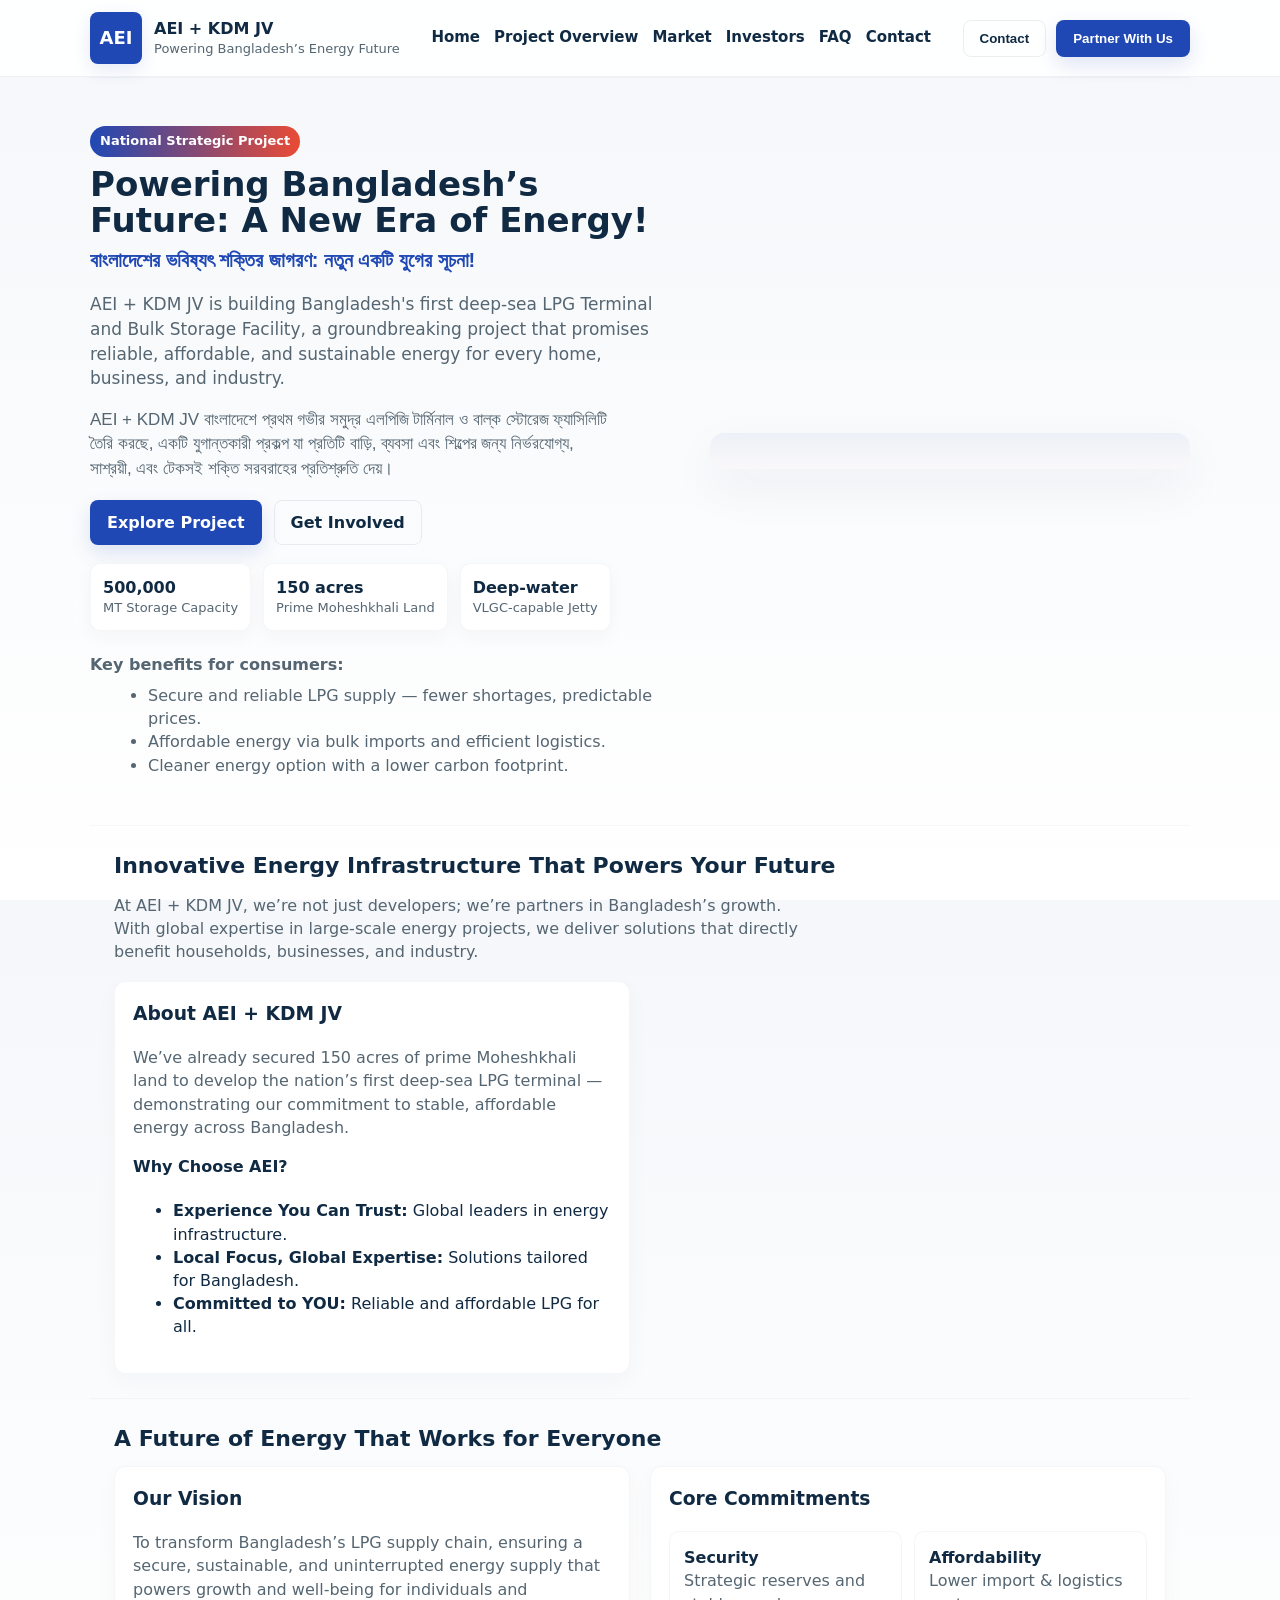
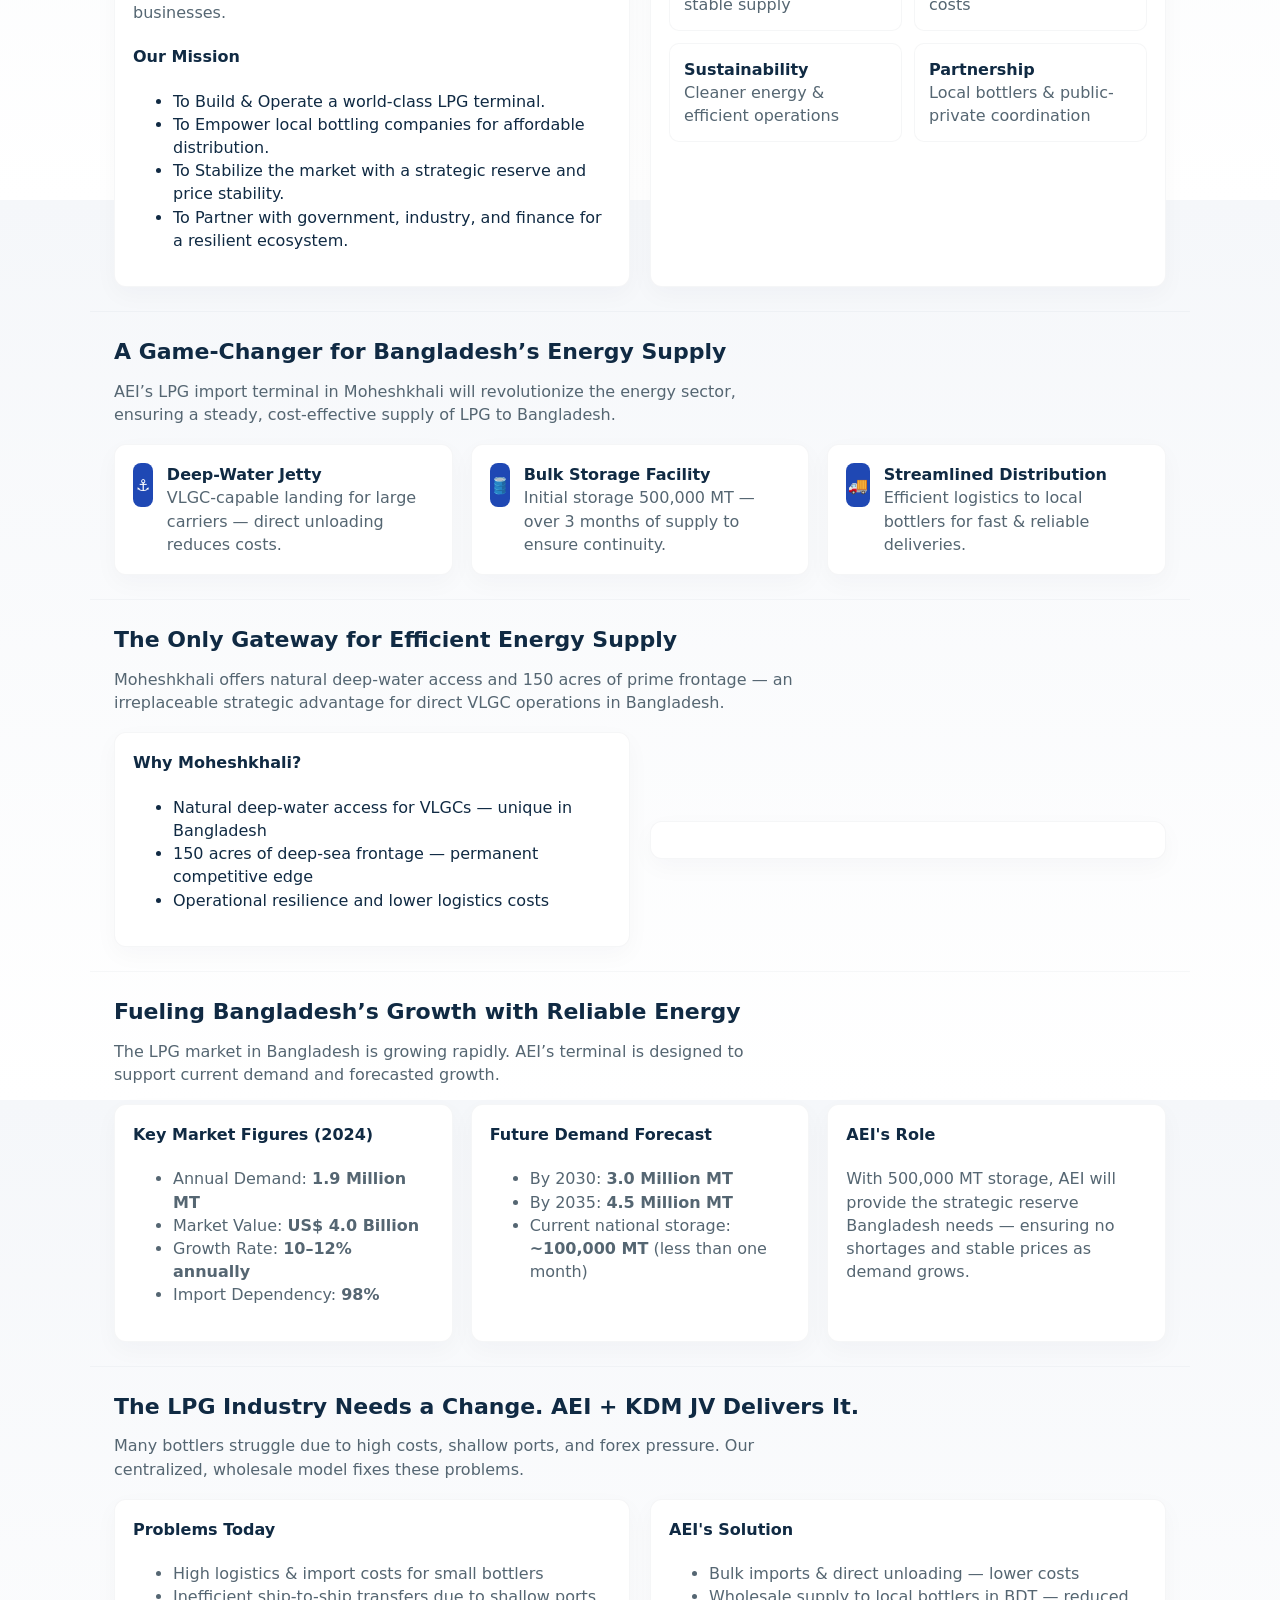
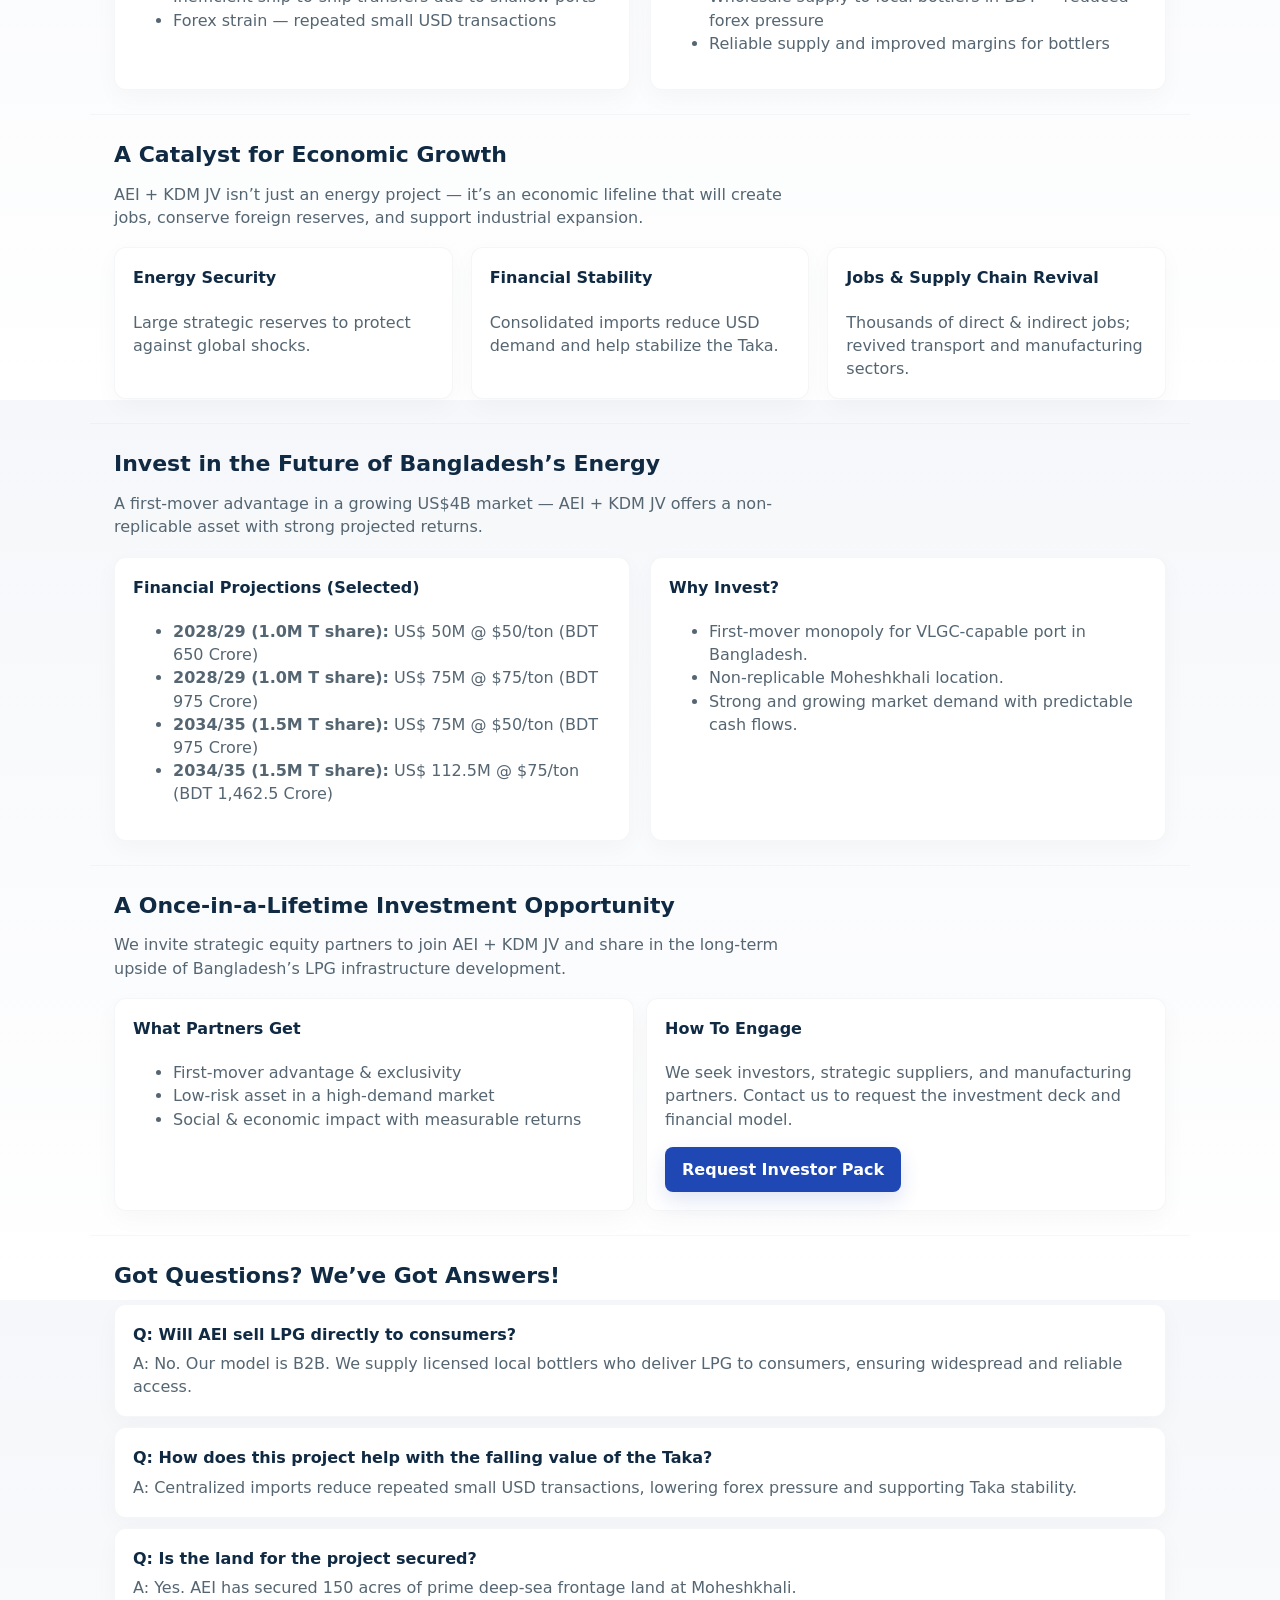
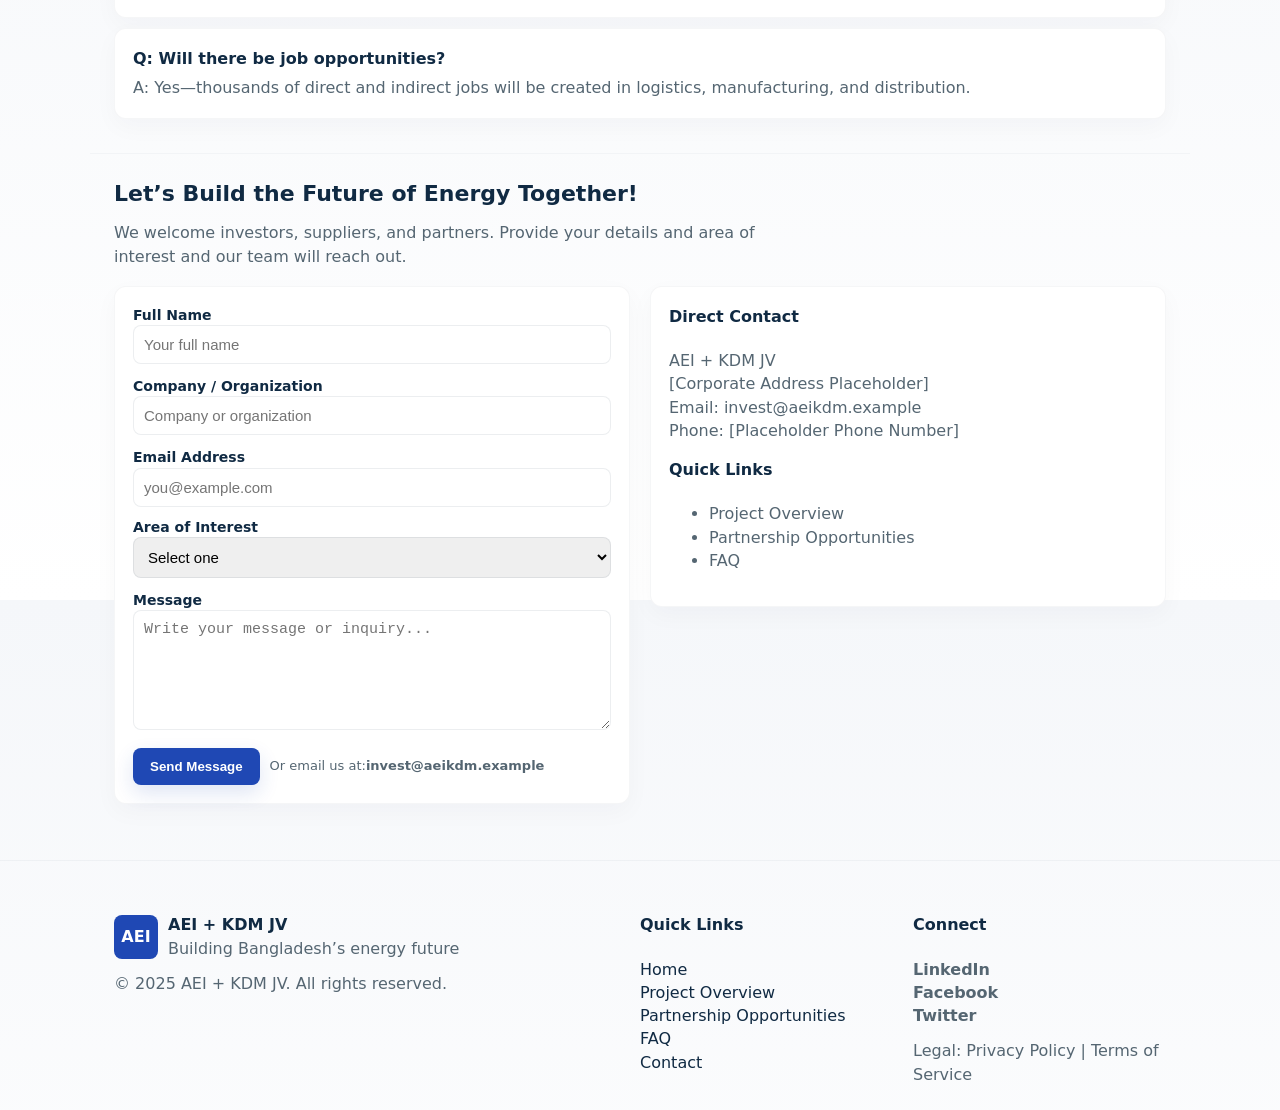
<file: index.html>
<!doctype html><html lang="en"><head><meta charset="utf-8"/><meta name="viewport" content="width=device-width,initial-scale=1"/><title>AEI + KDM JV — Moheshkhali LPG Terminal</title><meta name="description" content="AEI + KDM JV is building Bangladesh's first deep-sea LPG terminal and bulk storage facility in Moheshkhali."/><script defer="defer" src="main.js"></script><link href="main.css" rel="stylesheet"></head><body><header class="site-header"><div class="container header-inner"><div class="brand"><div class="logo" aria-hidden="true">AEI</div><div><div style="font-weight:800">AEI + KDM JV</div><div style="font-size:13px;color:var(--muted)">Powering Bangladesh’s Energy Future</div></div></div><nav class="main-nav" aria-label="Main navigation"><a href="#home">Home</a> <a href="#project">Project Overview</a> <a href="#market">Market</a> <a href="#partners">Investors</a> <a href="#faq">FAQ</a> <a href="#contact">Contact</a></nav><div class="cta"><button class="btn btn-ghost" onclick='location.href="#contact"'>Contact</button> <button class="btn btn-primary" onclick='location.href="#partners"'>Partner With Us</button> <button class="mobile-menu btn btn-ghost" aria-label="Open menu">☰</button></div></div></header><main><section id="home" class="container hero" role="region" aria-labelledby="home-heading"><div><span class="kicker">National Strategic Project</span><h1 id="home-heading" class="tight">Powering Bangladesh’s Future: A New Era of Energy!</h1><div class="h-bn bangla">বাংলাদেশের ভবিষ্যৎ শক্তির জাগরণ: নতুন একটি যুগের সূচনা!</div><p class="lead">AEI + KDM JV is building Bangladesh's first deep-sea LPG Terminal and Bulk Storage Facility, a groundbreaking project that promises reliable, affordable, and sustainable energy for every home, business, and industry.</p><p class="lead muted bangla">AEI + KDM JV বাংলাদেশে প্রথম গভীর সমুদ্র এলপিজি টার্মিনাল ও বাল্ক স্টোরেজ ফ্যাসিলিটি তৈরি করছে, একটি যুগান্তকারী প্রকল্প যা প্রতিটি বাড়ি, ব্যবসা এবং শিল্পের জন্য নির্ভরযোগ্য, সাশ্রয়ী, এবং টেকসই শক্তি সরবরাহের প্রতিশ্রুতি দেয়।</p><div class="hero-meta" style="margin-top:18px"><a class="btn btn-primary" href="#project">Explore Project</a> <a class="btn btn-ghost" href="#contact">Get Involved</a></div><div style="display:flex;gap:12px;margin-top:18px;flex-wrap:wrap"><div class="stat"><strong>500,000</strong><div class="muted" style="font-size:13px">MT Storage Capacity</div></div><div class="stat"><strong>150 acres</strong><div class="muted" style="font-size:13px">Prime Moheshkhali Land</div></div><div class="stat"><strong>Deep-water</strong><div class="muted" style="font-size:13px">VLGC-capable Jetty</div></div></div><div style="margin-top:22px;color:var(--muted)"><strong>Key benefits for consumers:</strong><ul style="margin:8px 0 0 18px"><li>Secure and reliable LPG supply — fewer shortages, predictable prices.</li><li>Affordable energy via bulk imports and efficient logistics.</li><li>Cleaner energy option with a lower carbon footprint.</li></ul></div></div><div class="hero-visual" aria-hidden="true"></div></section><section id="about" class="container" aria-labelledby="about-heading"><h2 class="section-title" id="about-heading">Innovative Energy Infrastructure That Powers Your Future</h2><p class="section-lead">At AEI + KDM JV, we’re not just developers; we’re partners in Bangladesh’s growth. With global expertise in large-scale energy projects, we deliver solutions that directly benefit households, businesses, and industry.</p><div class="grid-2" style="align-items:center"><div class="card"><h3 style="margin-top:0">About AEI + KDM JV</h3><p class="muted">We’ve already secured 150 acres of prime Moheshkhali land to develop the nation’s first deep-sea LPG terminal — demonstrating our commitment to stable, affordable energy across Bangladesh.</p><h4 style="margin-top:16px">Why Choose AEI?</h4><ul><li><strong>Experience You Can Trust:</strong> Global leaders in energy infrastructure.</li><li><strong>Local Focus, Global Expertise:</strong> Solutions tailored for Bangladesh.</li><li><strong>Committed to YOU:</strong> Reliable and affordable LPG for all.</li></ul></div><div></div></div></section><section id="vision" class="container" aria-labelledby="vision-heading"><h2 class="section-title" id="vision-heading">A Future of Energy That Works for Everyone</h2><div class="grid-2"><div class="card"><h3 style="margin-top:0">Our Vision</h3><p class="muted">To transform Bangladesh’s LPG supply chain, ensuring a secure, sustainable, and uninterrupted energy supply that powers growth and well-being for individuals and businesses.</p><h4>Our Mission</h4><ul><li>To Build & Operate a world-class LPG terminal.</li><li>To Empower local bottling companies for affordable distribution.</li><li>To Stabilize the market with a strategic reserve and price stability.</li><li>To Partner with government, industry, and finance for a resilient ecosystem.</li></ul></div><div class="card"><h3 style="margin-top:0">Core Commitments</h3><div class="specs"><div class="spec"><strong>Security</strong><div class="muted">Strategic reserves and stable supply</div></div><div class="spec"><strong>Affordability</strong><div class="muted">Lower import & logistics costs</div></div><div class="spec"><strong>Sustainability</strong><div class="muted">Cleaner energy & efficient operations</div></div><div class="spec"><strong>Partnership</strong><div class="muted">Local bottlers & public-private coordination</div></div></div></div></div></section><section id="project" class="container" aria-labelledby="project-heading"><h2 class="section-title" id="project-heading">A Game-Changer for Bangladesh’s Energy Supply</h2><p class="section-lead">AEI’s LPG import terminal in Moheshkhali will revolutionize the energy sector, ensuring a steady, cost-effective supply of LPG to Bangladesh.</p><div class="grid-3" style="margin-top:16px"><div class="card feature"><div class="icon" aria-hidden="true">⚓</div><div><h4 style="margin:0">Deep-Water Jetty</h4><div class="muted">VLGC-capable landing for large carriers — direct unloading reduces costs.</div></div></div><div class="card feature"><div class="icon" aria-hidden="true">🛢️</div><div><h4 style="margin:0">Bulk Storage Facility</h4><div class="muted">Initial storage 500,000 MT — over 3 months of supply to ensure continuity.</div></div></div><div class="card feature"><div class="icon" aria-hidden="true">🚚</div><div><h4 style="margin:0">Streamlined Distribution</h4><div class="muted">Efficient logistics to local bottlers for fast & reliable deliveries.</div></div></div></div></section><section id="location" class="container" aria-labelledby="location-heading"><h2 class="section-title" id="location-heading">The Only Gateway for Efficient Energy Supply</h2><p class="section-lead">Moheshkhali offers natural deep-water access and 150 acres of prime frontage — an irreplaceable strategic advantage for direct VLGC operations in Bangladesh.</p><div class="grid-2" style="margin-top:16px;align-items:center"><div class="card"><h4 style="margin-top:0">Why Moheshkhali?</h4><ul><li>Natural deep-water access for VLGCs — unique in Bangladesh</li><li>150 acres of deep-sea frontage — permanent competitive edge</li><li>Operational resilience and lower logistics costs</li></ul></div><div class="card"></div></div></section><section id="market" class="container" aria-labelledby="market-heading"><h2 class="section-title" id="market-heading">Fueling Bangladesh’s Growth with Reliable Energy</h2><p class="section-lead">The LPG market in Bangladesh is growing rapidly. AEI’s terminal is designed to support current demand and forecasted growth.</p><div class="grid-3" style="margin-top:14px"><div class="card"><h4 style="margin-top:0">Key Market Figures (2024)</h4><ul class="muted"><li>Annual Demand: <strong>1.9 Million MT</strong></li><li>Market Value: <strong>US$ 4.0 Billion</strong></li><li>Growth Rate: <strong>10–12% annually</strong></li><li>Import Dependency: <strong>98%</strong></li></ul></div><div class="card"><h4 style="margin-top:0">Future Demand Forecast</h4><ul class="muted"><li>By 2030: <strong>3.0 Million MT</strong></li><li>By 2035: <strong>4.5 Million MT</strong></li><li>Current national storage: <strong>~100,000 MT</strong> (less than one month)</li></ul></div><div class="card"><h4 style="margin-top:0">AEI's Role</h4><p class="muted">With 500,000 MT storage, AEI will provide the strategic reserve Bangladesh needs — ensuring no shortages and stable prices as demand grows.</p></div></div></section><section id="landscape" class="container" aria-labelledby="landscape-heading"><h2 class="section-title" id="landscape-heading">The LPG Industry Needs a Change. AEI + KDM JV Delivers It.</h2><p class="section-lead">Many bottlers struggle due to high costs, shallow ports, and forex pressure. Our centralized, wholesale model fixes these problems.</p><div class="grid-2" style="margin-top:12px"><div class="card"><h4 style="margin-top:0">Problems Today</h4><ul class="muted"><li>High logistics & import costs for small bottlers</li><li>Inefficient ship-to-ship transfers due to shallow ports</li><li>Forex strain — repeated small USD transactions</li></ul></div><div class="card"><h4 style="margin-top:0">AEI's Solution</h4><ul class="muted"><li>Bulk imports & direct unloading — lower costs</li><li>Wholesale supply to local bottlers in BDT — reduced forex pressure</li><li>Reliable supply and improved margins for bottlers</li></ul></div></div></section><section id="impact" class="container" aria-labelledby="impact-heading"><h2 class="section-title" id="impact-heading">A Catalyst for Economic Growth</h2><p class="section-lead">AEI + KDM JV isn’t just an energy project — it’s an economic lifeline that will create jobs, conserve foreign reserves, and support industrial expansion.</p><div class="grid-3" style="margin-top:12px"><div class="card"><h4 style="margin-top:0">Energy Security</h4><div class="muted">Large strategic reserves to protect against global shocks.</div></div><div class="card"><h4 style="margin-top:0">Financial Stability</h4><div class="muted">Consolidated imports reduce USD demand and help stabilize the Taka.</div></div><div class="card"><h4 style="margin-top:0">Jobs & Supply Chain Revival</h4><div class="muted">Thousands of direct & indirect jobs; revived transport and manufacturing sectors.</div></div></div></section><section id="invest" class="container" aria-labelledby="invest-heading"><h2 class="section-title" id="invest-heading">Invest in the Future of Bangladesh’s Energy</h2><p class="section-lead">A first-mover advantage in a growing US$4B market — AEI + KDM JV offers a non-replicable asset with strong projected returns.</p><div class="grid-2" style="margin-top:12px"><div class="card"><h4 style="margin-top:0">Financial Projections (Selected)</h4><ul class="muted"><li><strong>2028/29 (1.0M T share):</strong> US$ 50M @ $50/ton (BDT 650 Crore)</li><li><strong>2028/29 (1.0M T share):</strong> US$ 75M @ $75/ton (BDT 975 Crore)</li><li><strong>2034/35 (1.5M T share):</strong> US$ 75M @ $50/ton (BDT 975 Crore)</li><li><strong>2034/35 (1.5M T share):</strong> US$ 112.5M @ $75/ton (BDT 1,462.5 Crore)</li></ul></div><div class="card"><h4 style="margin-top:0">Why Invest?</h4><ul class="muted"><li>First-mover monopoly for VLGC-capable port in Bangladesh.</li><li>Non-replicable Moheshkhali location.</li><li>Strong and growing market demand with predictable cash flows.</li></ul></div></div></section><section id="partners" class="container" aria-labelledby="partners-heading"><h2 class="section-title" id="partners-heading">A Once-in-a-Lifetime Investment Opportunity</h2><p class="section-lead">We invite strategic equity partners to join AEI + KDM JV and share in the long-term upside of Bangladesh’s LPG infrastructure development.</p><div style="margin-top:12px;display:flex;gap:12px;flex-wrap:wrap"><div class="card" style="flex:1;min-width:260px"><h4 style="margin-top:0">What Partners Get</h4><ul class="muted"><li>First-mover advantage & exclusivity</li><li>Low-risk asset in a high-demand market</li><li>Social & economic impact with measurable returns</li></ul></div><div class="card" style="flex:1;min-width:260px"><h4 style="margin-top:0">How To Engage</h4><p class="muted">We seek investors, strategic suppliers, and manufacturing partners. Contact us to request the investment deck and financial model.</p><a class="btn btn-primary" href="#contact">Request Investor Pack</a></div></div></section><section id="faq" class="container" aria-labelledby="faq-heading"><h2 class="section-title" id="faq-heading">Got Questions? We’ve Got Answers!</h2><div style="margin-top:12px"><div class="faq-item card"><div class="faq-q">Q: Will AEI sell LPG directly to consumers?</div><div class="faq-a">A: No. Our model is B2B. We supply licensed local bottlers who deliver LPG to consumers, ensuring widespread and reliable access.</div></div><div class="faq-item card"><div class="faq-q">Q: How does this project help with the falling value of the Taka?</div><div class="faq-a">A: Centralized imports reduce repeated small USD transactions, lowering forex pressure and supporting Taka stability.</div></div><div class="faq-item card"><div class="faq-q">Q: Is the land for the project secured?</div><div class="faq-a">A: Yes. AEI has secured 150 acres of prime deep-sea frontage land at Moheshkhali.</div></div><div class="faq-item card"><div class="faq-q">Q: Will there be job opportunities?</div><div class="faq-a">A: Yes—thousands of direct and indirect jobs will be created in logistics, manufacturing, and distribution.</div></div></div></section><section id="contact" class="container" aria-labelledby="contact-heading"><h2 class="section-title" id="contact-heading">Let’s Build the Future of Energy Together!</h2><p class="section-lead">We welcome investors, suppliers, and partners. Provide your details and area of interest and our team will reach out.</p><div class="grid-2" style="margin-top:12px;align-items:start"><div class="card"><form class="contact" action="#" method="post" onsubmit='event.preventDefault(),alert("Form submitted — replace with real handler")'><div><label for="name">Full Name</label> <input id="name" name="name" placeholder="Your full name" required/></div><div><label for="company">Company / Organization</label> <input id="company" name="company" placeholder="Company or organization"/></div><div class="form-row"><div><label for="email">Email Address</label> <input id="email" name="email" type="email" placeholder="you@example.com" required/></div><div><label for="interest">Area of Interest</label> <select id="interest" name="interest" required><option value="">Select one</option><option>Equity Investment</option><option>LPG Supply Partnership</option><option>Tank Manufacturing & Construction</option><option>General Inquiry</option></select></div></div><div><label for="message">Message</label> <textarea id="message" name="message" placeholder="Write your message or inquiry..."></textarea></div><div style="display:flex;gap:10px;align-items:center;margin-top:6px"><button class="btn btn-primary" type="submit">Send Message</button><div class="muted" style="font-size:13px">Or email us at: <strong>invest@aeikdm.example</strong></div></div></form></div><div class="card"><h4 style="margin-top:0">Direct Contact</h4><p class="muted">AEI + KDM JV<br>[Corporate Address Placeholder]<br>Email: <a href="mailto:invest@aeikdm.example">invest@aeikdm.example</a><br>Phone: [Placeholder Phone Number]</p><h4 style="margin-top:12px">Quick Links</h4><ul class="muted"><li><a href="#project">Project Overview</a></li><li><a href="#partners">Partnership Opportunities</a></li><li><a href="#faq">FAQ</a></li></ul></div></div></section></main><footer class="site-footer"><div class="container footer-grid"><div><div style="display:flex;align-items:center;gap:10px"><div class="logo" style="width:44px;height:44px;border-radius:8px;background:var(--primary);color:#fff;display:flex;align-items:center;justify-content:center;font-weight:700">AEI</div><div><strong>AEI + KDM JV</strong><br><span class="muted">Building Bangladesh’s energy future</span></div></div><p class="muted" style="margin-top:12px">© 2025 AEI + KDM JV. All rights reserved.</p></div><div><h4 style="margin-top:0">Quick Links</h4><ul style="list-style:none;padding:0;margin:0"><li><a href="#home">Home</a></li><li><a href="#project">Project Overview</a></li><li><a href="#partners">Partnership Opportunities</a></li><li><a href="#faq">FAQ</a></li><li><a href="#contact">Contact</a></li></ul></div><div><h4 style="margin-top:0">Connect</h4><div class="socials muted"><a href="#" aria-label="LinkedIn">LinkedIn</a><br><a href="#" aria-label="Facebook">Facebook</a><br><a href="#" aria-label="Twitter">Twitter</a></div><div style="margin-top:12px" class="muted">Legal: <a href="#">Privacy Policy</a> | <a href="#">Terms of Service</a></div></div></div></footer></body></html>
</file>
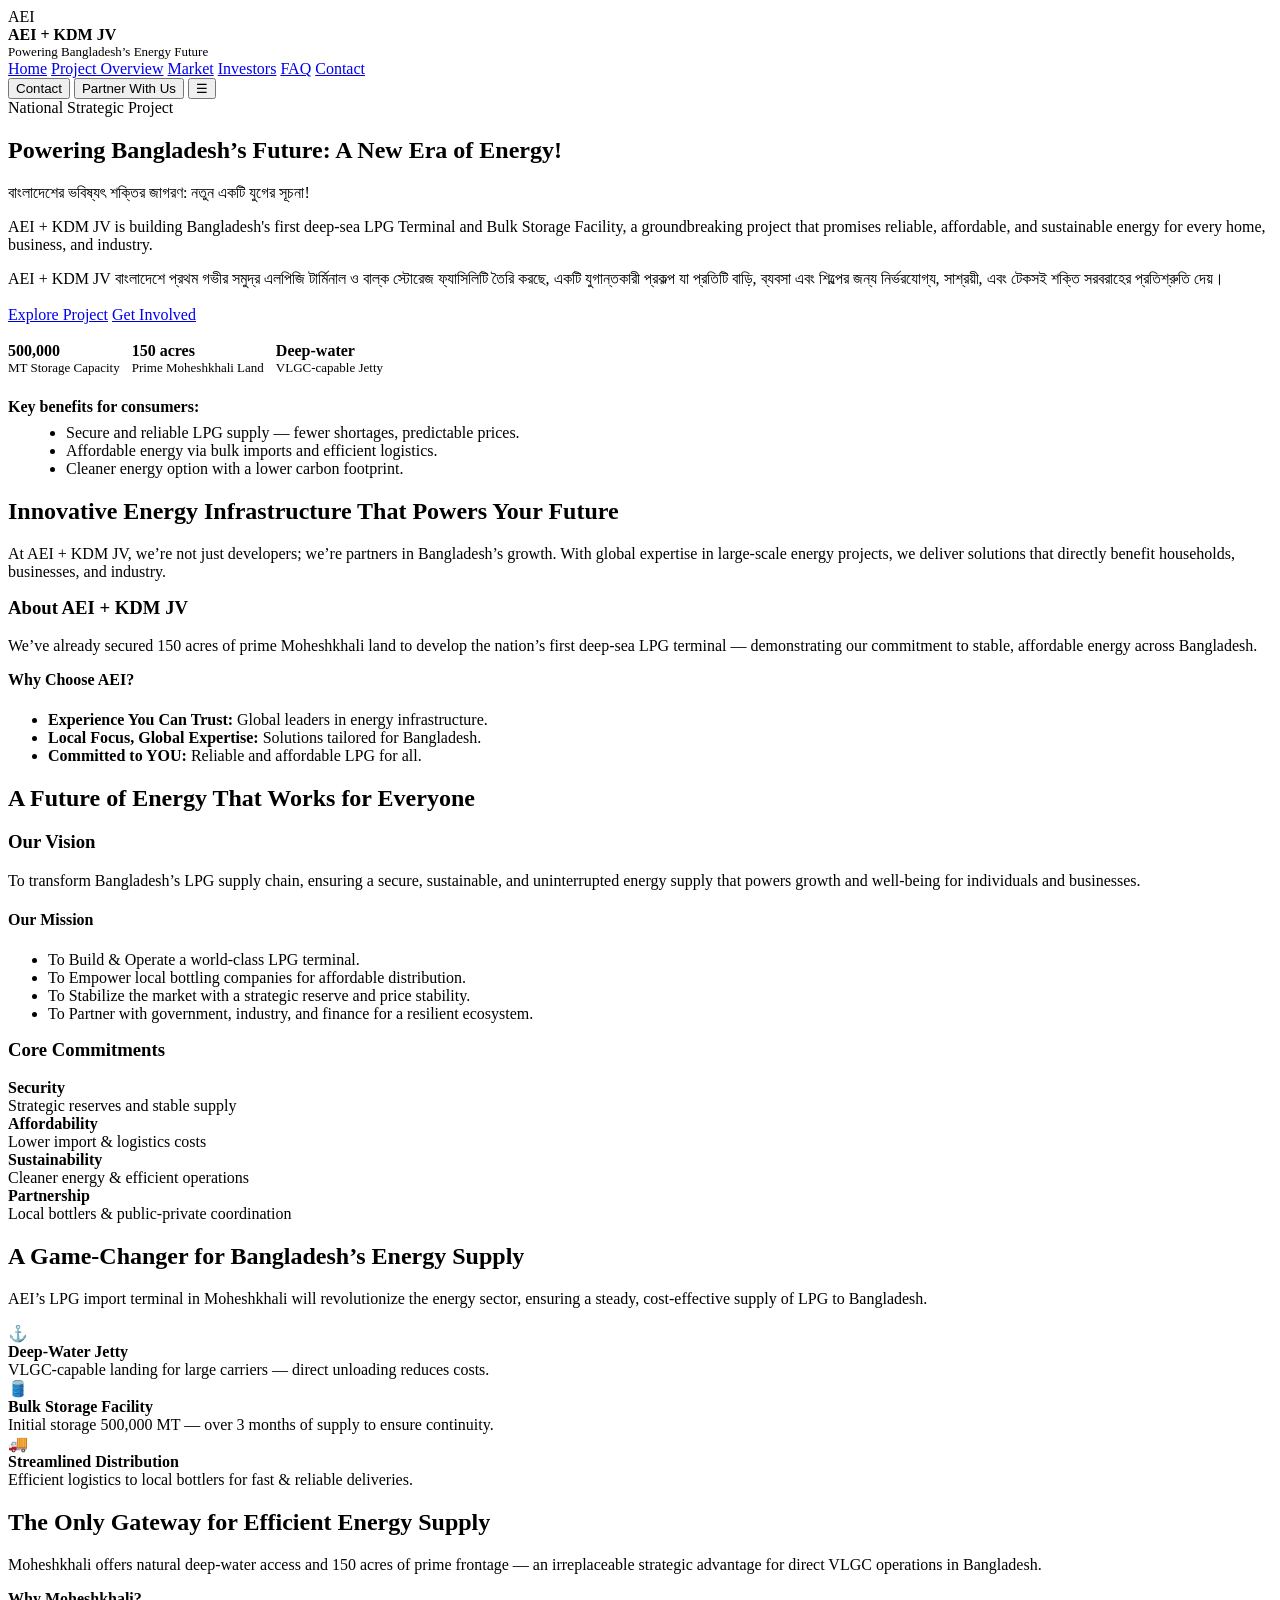
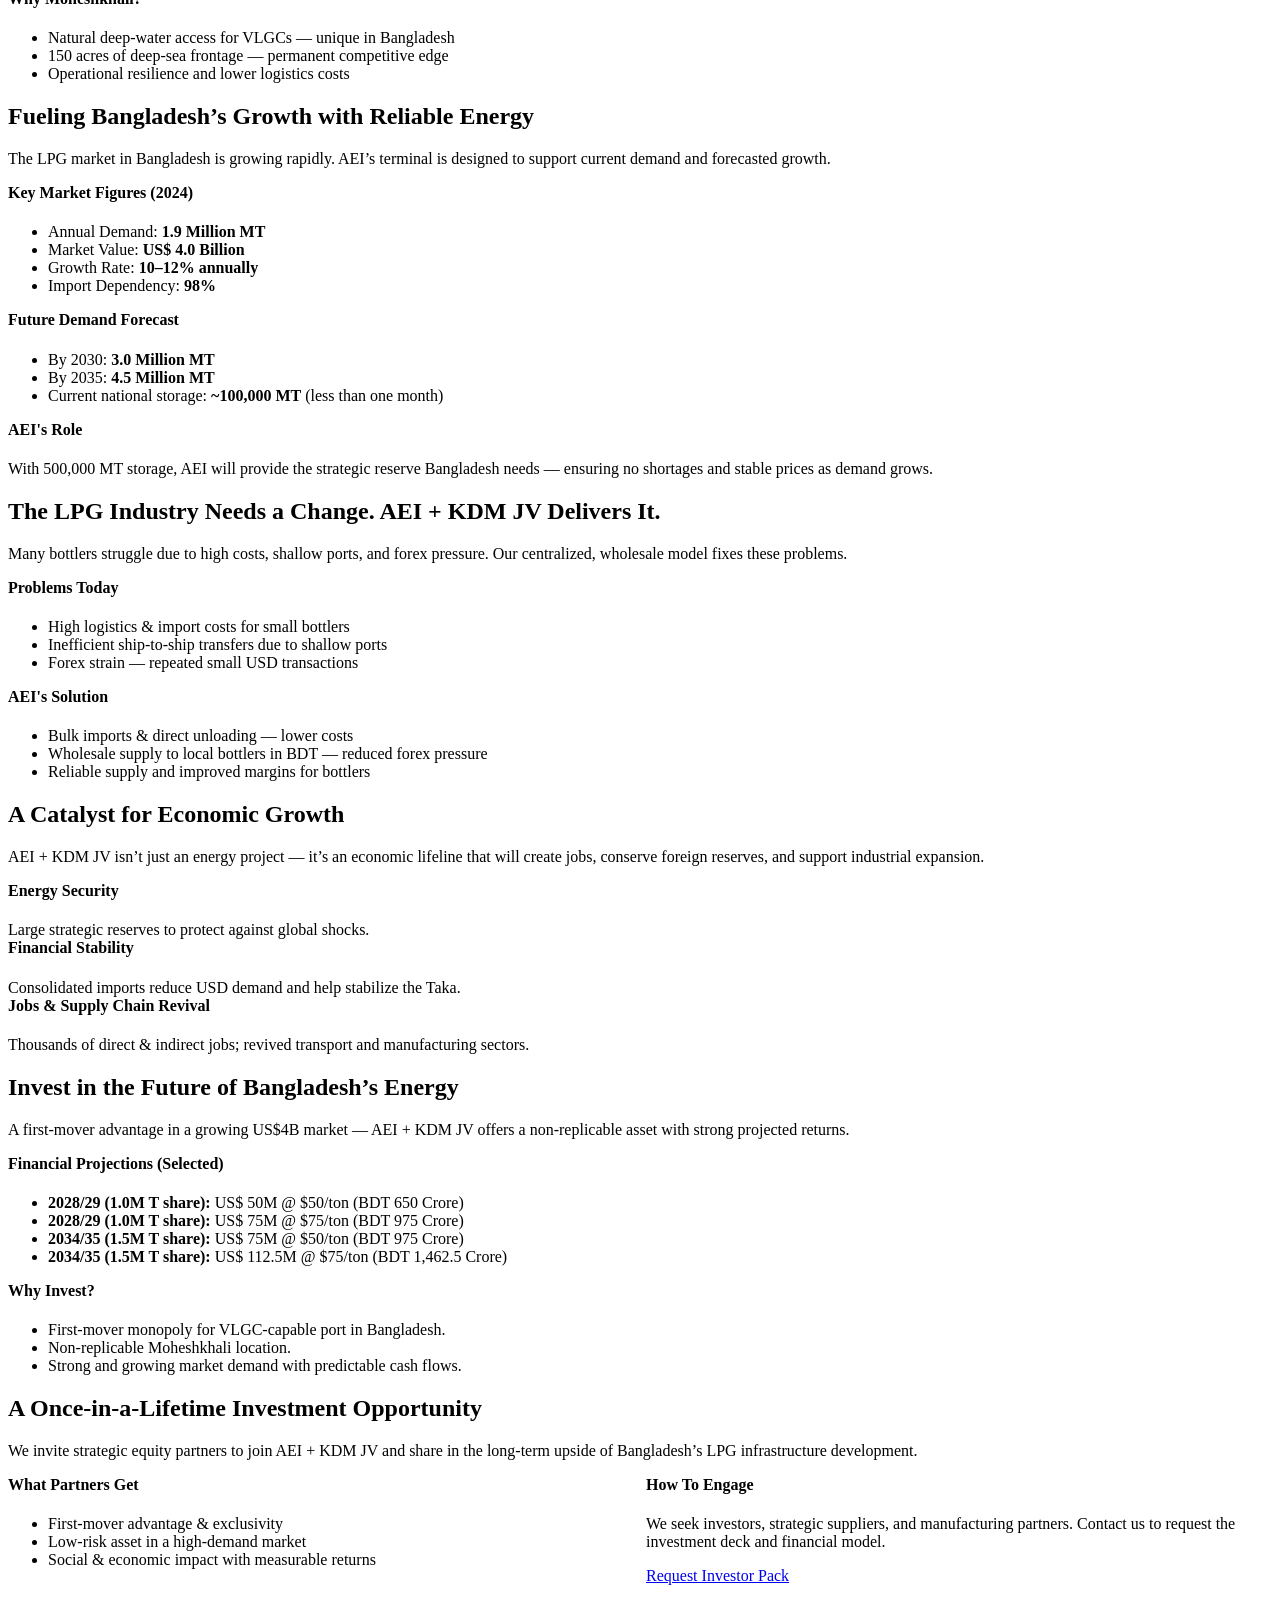
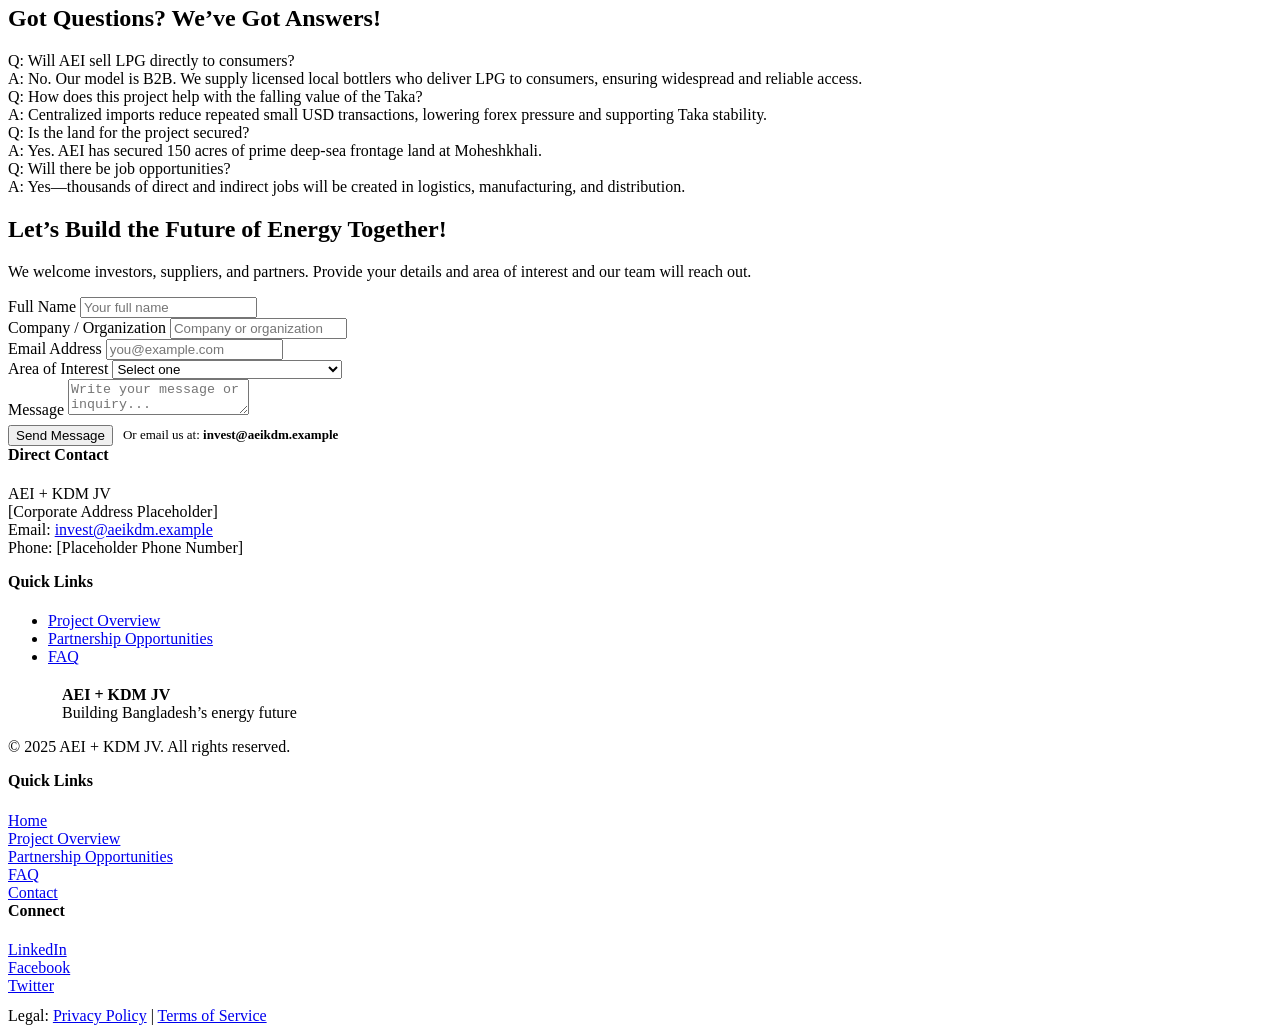
<file: src/template.html>
<!doctype html>
<html lang="en">
<head>
  <meta charset="utf-8" />
  <meta name="viewport" content="width=device-width,initial-scale=1" />
  <title>AEI + KDM JV — Moheshkhali LPG Terminal</title>
  <meta name="description" content="AEI + KDM JV is building Bangladesh's first deep-sea LPG terminal and bulk storage facility in Moheshkhali." />
</head>
<body>
  <header class="site-header">
    <div class="container header-inner">
      <div class="brand">
        <div class="logo" aria-hidden="true">AEI</div>
        <div>
          <div style="font-weight:800">AEI + KDM JV</div>
          <div style="font-size:13px;color:var(--muted)">Powering Bangladesh’s Energy Future</div>
        </div>
      </div>

      <nav class="main-nav" aria-label="Main navigation">
        <a href="#home">Home</a>
        <a href="#project">Project Overview</a>
        <a href="#market">Market</a>
        <a href="#partners">Investors</a>
        <a href="#faq">FAQ</a>
        <a href="#contact">Contact</a>
      </nav>

      <div class="cta">
        <button class="btn btn-ghost" onclick="location.href='#contact'">Contact</button>
        <button class="btn btn-primary" onclick="location.href='#partners'">Partner With Us</button>
        <button class="mobile-menu btn btn-ghost" aria-label="Open menu">☰</button>
      </div>
    </div>
  </header>

  <main>
    <section id="home" class="container hero" role="region" aria-labelledby="home-heading">
      <div>
        <span class="kicker">National Strategic Project</span>
        <h1 id="home-heading" class="tight">
          Powering Bangladesh’s Future: A New Era of Energy!
        </h1>
        <div class="h-bn">বাংলাদেশের ভবিষ্যৎ শক্তির জাগরণ: নতুন একটি যুগের সূচনা!</div>

        <p class="lead">
          AEI + KDM JV is building Bangladesh's first deep-sea LPG Terminal and Bulk Storage Facility, a groundbreaking project that promises reliable, affordable, and sustainable energy for every home, business, and industry.
        </p>
        <p class="lead muted">
          AEI + KDM JV বাংলাদেশে প্রথম গভীর সমুদ্র এলপিজি টার্মিনাল ও বাল্ক স্টোরেজ ফ্যাসিলিটি তৈরি করছে, একটি যুগান্তকারী প্রকল্প যা প্রতিটি বাড়ি, ব্যবসা এবং শিল্পের জন্য নির্ভরযোগ্য, সাশ্রয়ী, এবং টেকসই শক্তি সরবরাহের প্রতিশ্রুতি দেয়।
        </p>

        <div class="hero-meta" style="margin-top:18px">
          <a class="btn btn-primary" href="#project">Explore Project</a>
          <a class="btn btn-ghost" href="#contact">Get Involved</a>
        </div>

        <div style="display:flex;gap:12px;margin-top:18px;flex-wrap:wrap">
          <div class="stat"><strong>500,000</strong><div class="muted" style="font-size:13px">MT Storage Capacity</div></div>
          <div class="stat"><strong>150 acres</strong><div class="muted" style="font-size:13px">Prime Moheshkhali Land</div></div>
          <div class="stat"><strong>Deep-water</strong><div class="muted" style="font-size:13px">VLGC-capable Jetty</div></div>
        </div>

        <div style="margin-top:22px;color:var(--muted)">
          <strong>Key benefits for consumers:</strong>
          <ul style="margin:8px 0 0 18px">
            <li>Secure and reliable LPG supply — fewer shortages, predictable prices.</li>
            <li>Affordable energy via bulk imports and efficient logistics.</li>
            <li>Cleaner energy option with a lower carbon footprint.</li>
          </ul>
        </div>
      </div>

      <div class="hero-visual" aria-hidden="true">
        <!-- Replace with a high-quality image or video -->
        <!-- <img src="/assets/hero-terminal-placeholder.jpg" alt="Rendering of Moheshkhali deep-sea terminal and distribution network" /> -->
      </div>
    </section>

    <!-- About -->
    <section id="about" class="container" aria-labelledby="about-heading">
      <h2 class="section-title" id="about-heading">Innovative Energy Infrastructure That Powers Your Future</h2>
      <p class="section-lead">At AEI + KDM JV, we’re not just developers; we’re partners in Bangladesh’s growth. With global expertise in large-scale energy projects, we deliver solutions that directly benefit households, businesses, and industry.</p>

      <div class="grid-2" style="align-items:center">
        <div class="card">
          <h3 style="margin-top:0">About AEI + KDM JV</h3>
          <p class="muted">We’ve already secured 150 acres of prime Moheshkhali land to develop the nation’s first deep-sea LPG terminal — demonstrating our commitment to stable, affordable energy across Bangladesh.</p>

          <h4 style="margin-top:16px">Why Choose AEI?</h4>
          <ul>
            <li><strong>Experience You Can Trust:</strong> Global leaders in energy infrastructure.</li>
            <li><strong>Local Focus, Global Expertise:</strong> Solutions tailored for Bangladesh.</li>
            <li><strong>Committed to YOU:</strong> Reliable and affordable LPG for all.</li>
          </ul>
        </div>

        <div>
          <!-- <img src="/assets/about-team-placeholder.jpg" alt="AEI team and Moheshkhali site overview" /> -->
        </div>
      </div>
    </section>

    <!-- Vision & Mission -->
    <section id="vision" class="container" aria-labelledby="vision-heading">
      <h2 class="section-title" id="vision-heading">A Future of Energy That Works for Everyone</h2>
      <div class="grid-2">
        <div class="card">
          <h3 style="margin-top:0">Our Vision</h3>
          <p class="muted">To transform Bangladesh’s LPG supply chain, ensuring a secure, sustainable, and uninterrupted energy supply that powers growth and well-being for individuals and businesses.</p>

          <h4>Our Mission</h4>
          <ul>
            <li>To Build & Operate a world-class LPG terminal.</li>
            <li>To Empower local bottling companies for affordable distribution.</li>
            <li>To Stabilize the market with a strategic reserve and price stability.</li>
            <li>To Partner with government, industry, and finance for a resilient ecosystem.</li>
          </ul>
        </div>

        <div class="card">
          <h3 style="margin-top:0">Core Commitments</h3>
          <div class="specs">
            <div class="spec"><strong>Security</strong><div class="muted">Strategic reserves and stable supply</div></div>
            <div class="spec"><strong>Affordability</strong><div class="muted">Lower import & logistics costs</div></div>
            <div class="spec"><strong>Sustainability</strong><div class="muted">Cleaner energy & efficient operations</div></div>
            <div class="spec"><strong>Partnership</strong><div class="muted">Local bottlers & public-private coordination</div></div>
          </div>
        </div>
      </div>
    </section>

    <!-- Project Overview -->
    <section id="project" class="container" aria-labelledby="project-heading">
      <h2 class="section-title" id="project-heading">A Game-Changer for Bangladesh’s Energy Supply</h2>
      <p class="section-lead">AEI’s LPG import terminal in Moheshkhali will revolutionize the energy sector, ensuring a steady, cost-effective supply of LPG to Bangladesh.</p>

      <div class="grid-3" style="margin-top:16px">
        <div class="card feature">
          <div class="icon" aria-hidden="true">⚓</div>
          <div>
            <h4 style="margin:0">Deep-Water Jetty</h4>
            <div class="muted">VLGC-capable landing for large carriers — direct unloading reduces costs.</div>
          </div>
        </div>

        <div class="card feature">
          <div class="icon" aria-hidden="true">🛢️</div>
          <div>
            <h4 style="margin:0">Bulk Storage Facility</h4>
            <div class="muted">Initial storage 500,000 MT — over 3 months of supply to ensure continuity.</div>
          </div>
        </div>

        <div class="card feature">
          <div class="icon" aria-hidden="true">🚚</div>
          <div>
            <h4 style="margin:0">Streamlined Distribution</h4>
            <div class="muted">Efficient logistics to local bottlers for fast & reliable deliveries.</div>
          </div>
        </div>
      </div>
    </section>

    <!-- Moheshkhali Advantage -->
    <section id="location" class="container" aria-labelledby="location-heading">
      <h2 class="section-title" id="location-heading">The Only Gateway for Efficient Energy Supply</h2>
      <p class="section-lead">Moheshkhali offers natural deep-water access and 150 acres of prime frontage — an irreplaceable strategic advantage for direct VLGC operations in Bangladesh.</p>

      <div class="grid-2" style="margin-top:16px;align-items:center">
        <div class="card">
          <h4 style="margin-top:0">Why Moheshkhali?</h4>
          <ul>
            <li>Natural deep-water access for VLGCs — unique in Bangladesh</li>
            <li>150 acres of deep-sea frontage — permanent competitive edge</li>
            <li>Operational resilience and lower logistics costs</li>
          </ul>
        </div>

        <div class="card">
          <!-- <img src="/assets/moheshkhali-map-placeholder.jpg" alt="Map and aerial view of Moheshkhali site" /> -->
        </div>
      </div>
    </section>

    <!-- Market -->
    <section id="market" class="container" aria-labelledby="market-heading">
      <h2 class="section-title" id="market-heading">Fueling Bangladesh’s Growth with Reliable Energy</h2>
      <p class="section-lead">The LPG market in Bangladesh is growing rapidly. AEI’s terminal is designed to support current demand and forecasted growth.</p>

      <div class="grid-3" style="margin-top:14px">
        <div class="card">
          <h4 style="margin-top:0">Key Market Figures (2024)</h4>
          <ul class="muted">
            <li>Annual Demand: <strong>1.9 Million MT</strong></li>
            <li>Market Value: <strong>US$ 4.0 Billion</strong></li>
            <li>Growth Rate: <strong>10–12% annually</strong></li>
            <li>Import Dependency: <strong>98%</strong></li>
          </ul>
        </div>

        <div class="card">
          <h4 style="margin-top:0">Future Demand Forecast</h4>
          <ul class="muted">
            <li>By 2030: <strong>3.0 Million MT</strong></li>
            <li>By 2035: <strong>4.5 Million MT</strong></li>
            <li>Current national storage: <strong>~100,000 MT</strong> (less than one month)</li>
          </ul>
        </div>

        <div class="card">
          <h4 style="margin-top:0">AEI's Role</h4>
          <p class="muted">With 500,000 MT storage, AEI will provide the strategic reserve Bangladesh needs — ensuring no shortages and stable prices as demand grows.</p>
        </div>
      </div>
    </section>

    <!-- Competitive Landscape -->
    <section id="landscape" class="container" aria-labelledby="landscape-heading">
      <h2 class="section-title" id="landscape-heading">The LPG Industry Needs a Change. AEI + KDM JV Delivers It.</h2>
      <p class="section-lead">Many bottlers struggle due to high costs, shallow ports, and forex pressure. Our centralized, wholesale model fixes these problems.</p>

      <div class="grid-2" style="margin-top:12px">
        <div class="card">
          <h4 style="margin-top:0">Problems Today</h4>
          <ul class="muted">
            <li>High logistics & import costs for small bottlers</li>
            <li>Inefficient ship-to-ship transfers due to shallow ports</li>
            <li>Forex strain — repeated small USD transactions</li>
          </ul>
        </div>

        <div class="card">
          <h4 style="margin-top:0">AEI's Solution</h4>
          <ul class="muted">
            <li>Bulk imports & direct unloading — lower costs</li>
            <li>Wholesale supply to local bottlers in BDT — reduced forex pressure</li>
            <li>Reliable supply and improved margins for bottlers</li>
          </ul>
        </div>
      </div>
    </section>

    <!-- Economic & Social Impact -->
    <section id="impact" class="container" aria-labelledby="impact-heading">
      <h2 class="section-title" id="impact-heading">A Catalyst for Economic Growth</h2>
      <p class="section-lead">AEI + KDM JV isn’t just an energy project — it’s an economic lifeline that will create jobs, conserve foreign reserves, and support industrial expansion.</p>

      <div class="grid-3" style="margin-top:12px">
        <div class="card">
          <h4 style="margin-top:0">Energy Security</h4>
          <div class="muted">Large strategic reserves to protect against global shocks.</div>
        </div>

        <div class="card">
          <h4 style="margin-top:0">Financial Stability</h4>
          <div class="muted">Consolidated imports reduce USD demand and help stabilize the Taka.</div>
        </div>

        <div class="card">
          <h4 style="margin-top:0">Jobs & Supply Chain Revival</h4>
          <div class="muted">Thousands of direct & indirect jobs; revived transport and manufacturing sectors.</div>
        </div>
      </div>
    </section>

    <!-- Investment & Projections -->
    <section id="invest" class="container" aria-labelledby="invest-heading">
      <h2 class="section-title" id="invest-heading">Invest in the Future of Bangladesh’s Energy</h2>
      <p class="section-lead">A first-mover advantage in a growing US$4B market — AEI + KDM JV offers a non-replicable asset with strong projected returns.</p>

      <div class="grid-2" style="margin-top:12px">
        <div class="card">
          <h4 style="margin-top:0">Financial Projections (Selected)</h4>
          <ul class="muted">
            <li><strong>2028/29 (1.0M T share):</strong> US$ 50M @ $50/ton (BDT 650 Crore)</li>
            <li><strong>2028/29 (1.0M T share):</strong> US$ 75M @ $75/ton (BDT 975 Crore)</li>
            <li><strong>2034/35 (1.5M T share):</strong> US$ 75M @ $50/ton (BDT 975 Crore)</li>
            <li><strong>2034/35 (1.5M T share):</strong> US$ 112.5M @ $75/ton (BDT 1,462.5 Crore)</li>
          </ul>
        </div>

        <div class="card">
          <h4 style="margin-top:0">Why Invest?</h4>
          <ul class="muted">
            <li>First-mover monopoly for VLGC-capable port in Bangladesh.</li>
            <li>Non-replicable Moheshkhali location.</li>
            <li>Strong and growing market demand with predictable cash flows.</li>
          </ul>
        </div>
      </div>
    </section>

    <!-- Partners -->
    <section id="partners" class="container" aria-labelledby="partners-heading">
      <h2 class="section-title" id="partners-heading">A Once-in-a-Lifetime Investment Opportunity</h2>
      <p class="section-lead">We invite strategic equity partners to join AEI + KDM JV and share in the long-term upside of Bangladesh’s LPG infrastructure development.</p>

      <div style="margin-top:12px;display:flex;gap:12px;flex-wrap:wrap">
        <div class="card" style="flex:1;min-width:260px">
          <h4 style="margin-top:0">What Partners Get</h4>
          <ul class="muted">
            <li>First-mover advantage & exclusivity</li>
            <li>Low-risk asset in a high-demand market</li>
            <li>Social & economic impact with measurable returns</li>
          </ul>
        </div>

        <div class="card" style="flex:1;min-width:260px">
          <h4 style="margin-top:0">How To Engage</h4>
          <p class="muted">We seek investors, strategic suppliers, and manufacturing partners. Contact us to request the investment deck and financial model.</p>
          <a class="btn btn-primary" href="#contact">Request Investor Pack</a>
        </div>
      </div>
    </section>

    <!-- FAQ -->
    <section id="faq" class="container" aria-labelledby="faq-heading">
      <h2 class="section-title" id="faq-heading">Got Questions? We’ve Got Answers!</h2>

      <div style="margin-top:12px">
        <div class="faq-item card">
          <div class="faq-q">Q: Will AEI sell LPG directly to consumers?</div>
          <div class="faq-a">A: No. Our model is B2B. We supply licensed local bottlers who deliver LPG to consumers, ensuring widespread and reliable access.</div>
        </div>

        <div class="faq-item card">
          <div class="faq-q">Q: How does this project help with the falling value of the Taka?</div>
          <div class="faq-a">A: Centralized imports reduce repeated small USD transactions, lowering forex pressure and supporting Taka stability.</div>
        </div>

        <div class="faq-item card">
          <div class="faq-q">Q: Is the land for the project secured?</div>
          <div class="faq-a">A: Yes. AEI has secured 150 acres of prime deep-sea frontage land at Moheshkhali.</div>
        </div>

        <div class="faq-item card">
          <div class="faq-q">Q: Will there be job opportunities?</div>
          <div class="faq-a">A: Yes—thousands of direct and indirect jobs will be created in logistics, manufacturing, and distribution.</div>
        </div>
      </div>
    </section>

    <!-- Contact -->
    <section id="contact" class="container" aria-labelledby="contact-heading">
      <h2 class="section-title" id="contact-heading">Let’s Build the Future of Energy Together!</h2>
      <p class="section-lead">We welcome investors, suppliers, and partners. Provide your details and area of interest and our team will reach out.</p>

      <div class="grid-2" style="margin-top:12px;align-items:start">
        <div class="card">
          <form class="contact" action="#" method="post" onsubmit="event.preventDefault(); alert('Form submitted — replace with real handler');">
            <div>
              <label for="name">Full Name</label>
              <input id="name" name="name" type="text" placeholder="Your full name" required />
            </div>

            <div>
              <label for="company">Company / Organization</label>
              <input id="company" name="company" type="text" placeholder="Company or organization" />
            </div>

            <div class="form-row">
              <div>
                <label for="email">Email Address</label>
                <input id="email" name="email" type="email" placeholder="you@example.com" required />
              </div>
              <div>
                <label for="interest">Area of Interest</label>
                <select id="interest" name="interest" required>
                  <option value="">Select one</option>
                  <option>Equity Investment</option>
                  <option>LPG Supply Partnership</option>
                  <option>Tank Manufacturing & Construction</option>
                  <option>General Inquiry</option>
                </select>
              </div>
            </div>

            <div>
              <label for="message">Message</label>
              <textarea id="message" name="message" placeholder="Write your message or inquiry..."></textarea>
            </div>

            <div style="display:flex;gap:10px;align-items:center;margin-top:6px">
              <button class="btn btn-primary" type="submit">Send Message</button>
              <div class="muted" style="font-size:13px">Or email us at: <strong>invest@aeikdm.example</strong></div>
            </div>
          </form>
        </div>

        <div class="card">
          <h4 style="margin-top:0">Direct Contact</h4>
          <p class="muted">
            AEI + KDM JV<br>
            [Corporate Address Placeholder]<br>
            Email: <a href="mailto:invest@aeikdm.example">invest@aeikdm.example</a><br>
            Phone: [Placeholder Phone Number]
          </p>

          <h4 style="margin-top:12px">Quick Links</h4>
          <ul class="muted">
            <li><a href="#project">Project Overview</a></li>
            <li><a href="#partners">Partnership Opportunities</a></li>
            <li><a href="#faq">FAQ</a></li>
          </ul>
        </div>
      </div>
    </section>

  </main>

  <footer class="site-footer">
    <div class="container footer-grid">
      <div>
        <div style="display:flex;align-items:center;gap:10px">
          <div class="logo" style="width:44px;height:44px;border-radius:8px;background:var(--primary);color:#fff;display:flex;align-items:center;justify-content:center;font-weight:700">AEI</div>
          <div>
            <strong>AEI + KDM JV</strong><br>
            <span class="muted">Building Bangladesh’s energy future</span>
          </div>
        </div>

        <p class="muted" style="margin-top:12px">© 2025 AEI + KDM JV. All rights reserved.</p>
      </div>

      <div>
        <h4 style="margin-top:0">Quick Links</h4>
        <ul style="list-style:none;padding:0;margin:0">
          <li><a href="#home">Home</a></li>
          <li><a href="#project">Project Overview</a></li>
          <li><a href="#partners">Partnership Opportunities</a></li>
          <li><a href="#faq">FAQ</a></li>
          <li><a href="#contact">Contact</a></li>
        </ul>
      </div>

      <div>
        <h4 style="margin-top:0">Connect</h4>
        <div class="socials muted">
          <a href="#" aria-label="LinkedIn">LinkedIn</a><br>
          <a href="#" aria-label="Facebook">Facebook</a><br>
          <a href="#" aria-label="Twitter">Twitter</a>
        </div>

        <div style="margin-top:12px" class="muted">
          Legal: <a href="#">Privacy Policy</a> | <a href="#">Terms of Service</a>
        </div>
      </div>
    </div>
  </footer>

</body>
</html>
</file>
<file: main.css>
@import url(https://fonts.maateen.me/adorsho-lipi/font.css);:root{--primary:#1f48b4;--secondary:#e94b35;--neutral:#f5f7fa;--text:#102a43;--muted:#556672;--max-width:1100px;--radius:10px;--gap:24px}*{box-sizing:border-box}body,html{height:100%}body{background:linear-gradient(180deg,var(--neutral),#fff);color:var(--text);font-family:Inter,system-ui,-apple-system,Segoe UI,Roboto,Helvetica Neue,Arial;margin:0;-webkit-font-smoothing:antialiased;-moz-osx-font-smoothing:grayscale;line-height:1.45;padding-bottom:40px}.bangla{font-family:Adorsho Lipi,sans-serif}a{color:inherit;text-decoration:none}img{border-radius:6px;display:block;height:auto;max-width:100%}.container{margin:0 auto;max-width:var(--max-width);padding:24px;width:calc(100% - 40px)}header.site-header{-webkit-backdrop-filter:blur(6px);backdrop-filter:blur(6px);background:hsla(0,0%,100%,.9);border-bottom:1px solid rgba(16,42,67,.06);position:sticky;top:0;z-index:50}.header-inner{gap:16px;justify-content:space-between;padding:12px 0}.brand,.header-inner{align-items:center;display:flex}.brand{gap:12px}.brand .logo{background:var(--primary);border-radius:8px;box-shadow:0 6px 18px rgba(31,72,180,.12);color:#fff;font-size:18px;font-weight:700;height:52px;justify-content:center;width:52px}.brand .logo,nav.main-nav{align-items:center;display:flex}nav.main-nav{font-size:15px;font-weight:600;gap:14px}.cta{align-items:center;display:flex;gap:10px}.btn{border:1px solid transparent;border-radius:8px;cursor:pointer;display:inline-block;font-weight:600;padding:10px 16px}.btn-primary{background:var(--primary);box-shadow:0 8px 20px rgba(31,72,180,.14);color:#fff}.btn-ghost{background:transparent;border-color:rgba(16,42,67,.08);color:var(--text)}.mobile-menu{display:none}.hero{align-items:center;display:grid;gap:var(--gap);grid-template-columns:1fr 480px;padding:48px 0}.hero .kicker{background:linear-gradient(90deg,var(--primary),var(--secondary));border-radius:999px;color:#fff;display:inline-block;font-size:13px;font-weight:700;padding:6px 10px}.hero h1{font-size:34px;line-height:1.05;margin:10px 0 8px}.hero .h-bn{color:var(--primary);font-size:20px;font-weight:700;margin-bottom:12px}.hero p.lead{color:var(--muted);font-size:17px;max-width:56ch}.hero .hero-meta{display:flex;flex-wrap:wrap;gap:12px;margin-top:18px}.stat{background:#fff;border:1px solid rgba(16,42,67,.04);border-radius:10px;box-shadow:0 6px 18px rgba(16,42,67,.04);min-width:140px;padding:12px}.hero-visual{align-items:center;background:linear-gradient(180deg,rgba(31,72,180,.06),rgba(233,75,53,.02));border-radius:14px;box-shadow:0 18px 50px rgba(16,42,67,.06);display:flex;justify-content:center;padding:18px}section{border-top:1px solid rgba(16,42,67,.03);padding:36px 0}h2.section-title{font-size:22px;margin:0 0 12px}p.section-lead{color:var(--muted);margin:0 0 18px;max-width:68ch}.grid-2{display:grid;gap:20px;grid-template-columns:1fr 1fr}.grid-3{display:grid;gap:18px;grid-template-columns:repeat(3,1fr)}.grid-4{display:grid;gap:12px;grid-template-columns:repeat(4,1fr)}.card{background:#fff;border:1px solid rgba(16,42,67,.04);border-radius:12px;box-shadow:0 8px 24px rgba(16,42,67,.03);padding:18px}.feature{align-items:flex-start;display:flex;gap:14px}.feature .icon{align-items:center;background:linear-gradient(180deg,var(--primary),var(--primary));border-radius:8px;color:#fff;display:flex;font-weight:700;height:44px;justify-content:center;width:44px}.specs{display:grid;gap:12px;grid-template-columns:repeat(2,1fr)}.spec{background:#fff;border:1px solid rgba(16,42,67,.04);border-radius:10px;padding:14px}.faq-item{margin-bottom:10px}.faq-q{font-weight:700}.faq-a{color:var(--muted);margin-top:6px}form.contact{display:grid;gap:12px;grid-auto-flow:row;div{display:flex;flex-direction:column}&>div:last-of-type{display:flex;flex-direction:row;justify-self:flex-start;>div{display:flex;flex-direction:row}}}form input,form input[type=email],form select,form textarea{border:1px solid rgba(16,42,67,.08);border-radius:8px;font-size:15px;outline:none;padding:10px}label{font-size:14px;font-weight:600}textarea{min-height:120px;resize:vertical}.form-row{display:grid;gap:10px;grid-template-columns:repeat(2,1fr)}footer.site-footer{border-top:1px solid rgba(16,42,67,.04);margin-top:32px;padding-top:28px}.footer-grid{display:grid;gap:20px;grid-template-columns:2fr 1fr 1fr}.socials a{color:var(--muted);font-weight:700;margin-right:10px}@media (max-width:980px){.hero{grid-template-columns:1fr;text-align:left}.hero-visual{margin-bottom:10px;order:-1}nav.main-nav{display:none}.mobile-menu{display:inline-block}.container{padding:18px}.grid-4{grid-template-columns:repeat(2,1fr)}.footer-grid,.form-row{grid-template-columns:1fr}}@media (max-width:560px){body{font-size:15px}.hero h1{font-size:28px}.hero .h-bn{font-size:18px}.grid-2,.grid-3{grid-template-columns:1fr}}.muted{color:var(--muted)}.tight{line-height:1.1}.pill{background:#fff;border:1px solid rgba(16,42,67,.04);border-radius:999px;display:inline-block;font-weight:700;padding:6px 10px}
</file>
